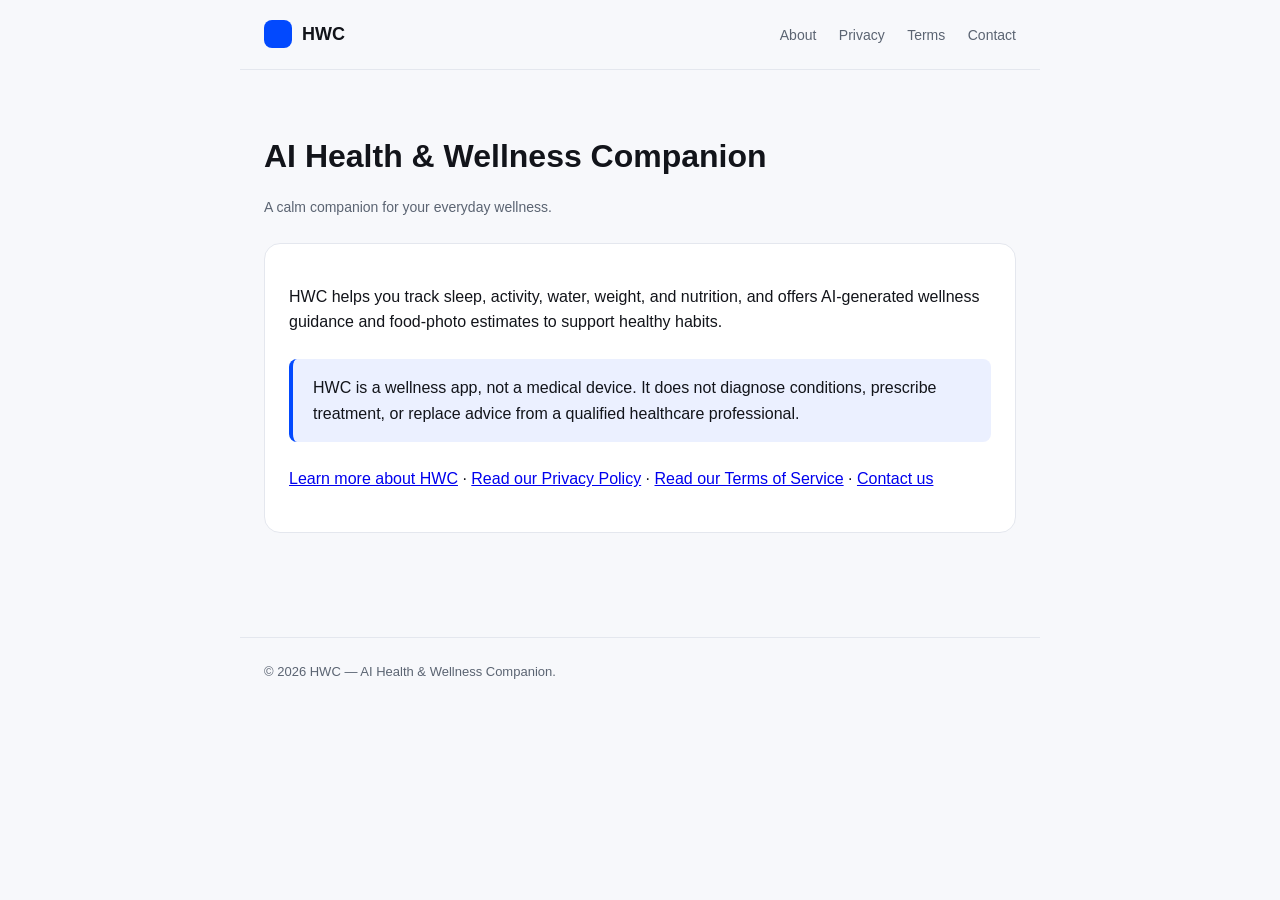
<file: index.html>
<!doctype html>
<html lang="en">
<head>
<meta charset="utf-8">
<meta name="viewport" content="width=device-width, initial-scale=1">
<title>HWC — AI Health &amp; Wellness Companion</title>
<meta name="description" content="HWC is an AI-powered wellness companion app. Not a medical device.">
<link rel="stylesheet" href="/styles.css">
</head>
<body>
<header>
  <a class="brand" href="/"><span class="dot"></span>HWC</a>
  <nav>
    <a href="/about">About</a>
    <a href="/privacy">Privacy</a>
    <a href="/terms">Terms</a>
    <a href="/contact">Contact</a>
  </nav>
</header>
<main>
  <h1>AI Health &amp; Wellness Companion</h1>
  <p class="muted">A calm companion for your everyday wellness.</p>
  <div class="card">
    <p>HWC helps you track sleep, activity, water, weight, and nutrition, and offers
    AI-generated wellness guidance and food-photo estimates to support healthy habits.</p>
    <div class="disclaimer">
      HWC is a wellness app, not a medical device. It does not diagnose conditions,
      prescribe treatment, or replace advice from a qualified healthcare professional.
    </div>
    <p>
      <a href="/about">Learn more about HWC</a> ·
      <a href="/privacy">Read our Privacy Policy</a> ·
      <a href="/terms">Read our Terms of Service</a> ·
      <a href="/contact">Contact us</a>
    </p>
  </div>
</main>
<footer>© 2026 HWC — AI Health &amp; Wellness Companion.</footer>
</body>
</html>
</file>
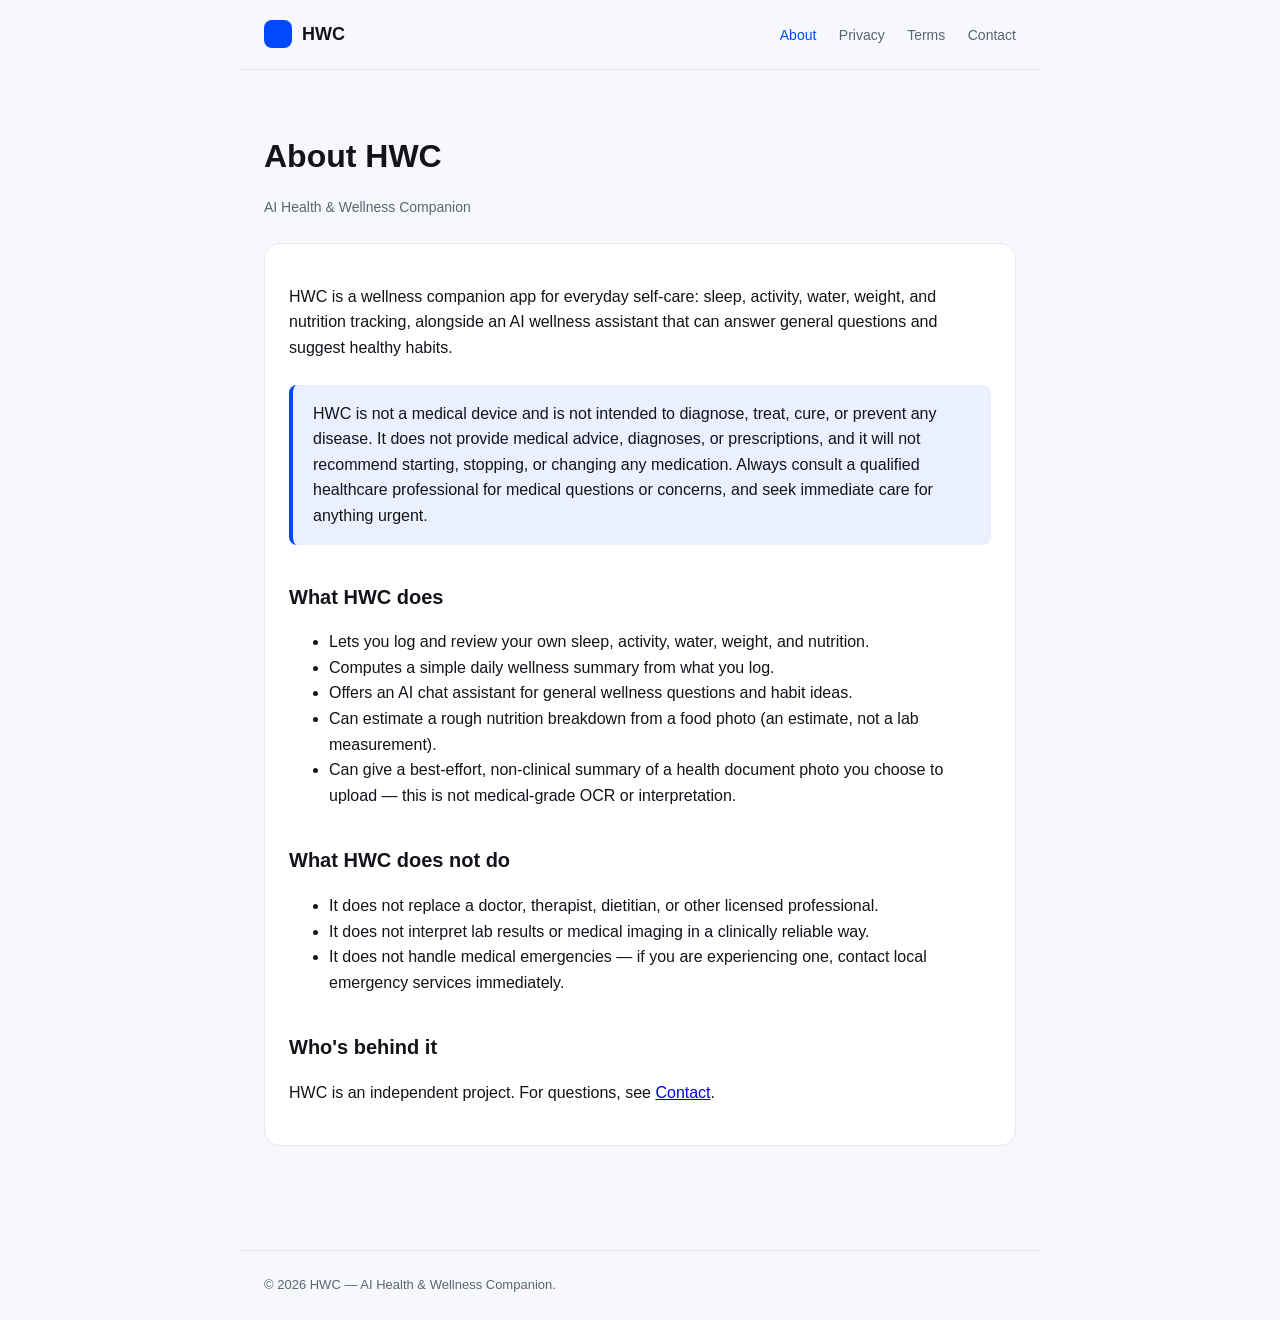
<file: about/index.html>
<!doctype html>
<html lang="en">
<head>
<meta charset="utf-8">
<meta name="viewport" content="width=device-width, initial-scale=1">
<title>About HWC</title>
<link rel="stylesheet" href="/styles.css">
</head>
<body>
<header>
  <a class="brand" href="/"><span class="dot"></span>HWC</a>
  <nav>
    <a href="/about" class="active">About</a>
    <a href="/privacy">Privacy</a>
    <a href="/terms">Terms</a>
    <a href="/contact">Contact</a>
  </nav>
</header>
<main>
  <h1>About HWC</h1>
  <p class="muted">AI Health &amp; Wellness Companion</p>

  <div class="card">
    <p>HWC is a wellness companion app for everyday self-care: sleep, activity, water,
    weight, and nutrition tracking, alongside an AI wellness assistant that can answer
    general questions and suggest healthy habits.</p>

    <div class="disclaimer">
      HWC is not a medical device and is not intended to diagnose, treat, cure, or
      prevent any disease. It does not provide medical advice, diagnoses, or
      prescriptions, and it will not recommend starting, stopping, or changing any
      medication. Always consult a qualified healthcare professional for medical
      questions or concerns, and seek immediate care for anything urgent.
    </div>

    <h2>What HWC does</h2>
    <ul>
      <li>Lets you log and review your own sleep, activity, water, weight, and nutrition.</li>
      <li>Computes a simple daily wellness summary from what you log.</li>
      <li>Offers an AI chat assistant for general wellness questions and habit ideas.</li>
      <li>Can estimate a rough nutrition breakdown from a food photo (an estimate,
      not a lab measurement).</li>
      <li>Can give a best-effort, non-clinical summary of a health document photo you
      choose to upload — this is not medical-grade OCR or interpretation.</li>
    </ul>

    <h2>What HWC does not do</h2>
    <ul>
      <li>It does not replace a doctor, therapist, dietitian, or other licensed professional.</li>
      <li>It does not interpret lab results or medical imaging in a clinically reliable way.</li>
      <li>It does not handle medical emergencies — if you are experiencing one, contact
      local emergency services immediately.</li>
    </ul>

    <h2>Who's behind it</h2>
    <p>HWC is an independent project. For questions, see <a href="/contact">Contact</a>.</p>
  </div>
</main>
<footer>© 2026 HWC — AI Health &amp; Wellness Companion.</footer>
</body>
</html>
</file>
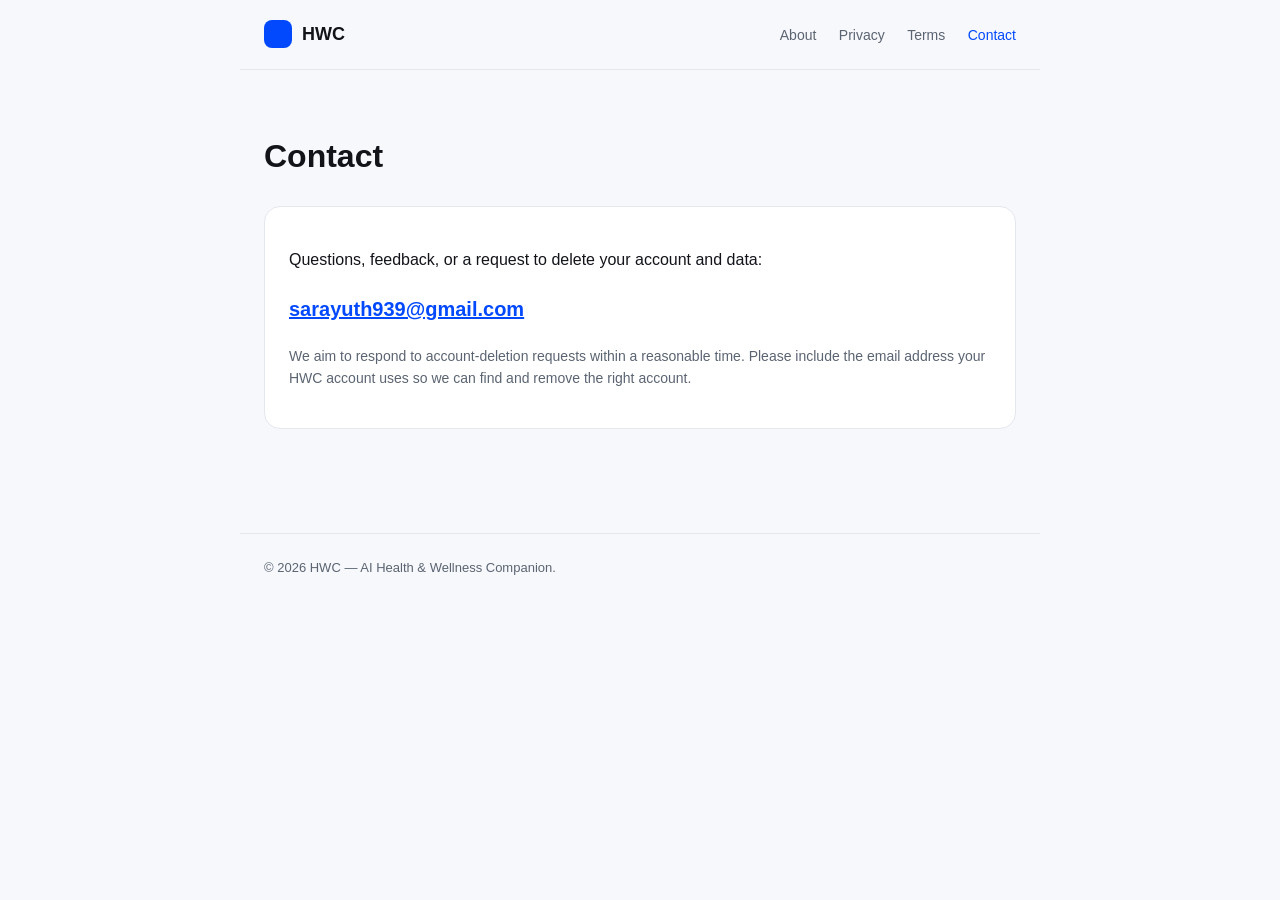
<file: contact/index.html>
<!doctype html>
<html lang="en">
<head>
<meta charset="utf-8">
<meta name="viewport" content="width=device-width, initial-scale=1">
<title>Contact — HWC</title>
<link rel="stylesheet" href="/styles.css">
</head>
<body>
<header>
  <a class="brand" href="/"><span class="dot"></span>HWC</a>
  <nav>
    <a href="/about">About</a>
    <a href="/privacy">Privacy</a>
    <a href="/terms">Terms</a>
    <a href="/contact" class="active">Contact</a>
  </nav>
</header>
<main>
  <h1>Contact</h1>
  <div class="card">
    <p>Questions, feedback, or a request to delete your account and data:</p>
    <p style="font-size:20px;">
      <a class="email" href="mailto:sarayuth939@gmail.com">sarayuth939@gmail.com</a>
    </p>
    <p class="muted">We aim to respond to account-deletion requests within a
    reasonable time. Please include the email address your HWC account uses so we can
    find and remove the right account.</p>
  </div>
</main>
<footer>© 2026 HWC — AI Health &amp; Wellness Companion.</footer>
</body>
</html>
</file>
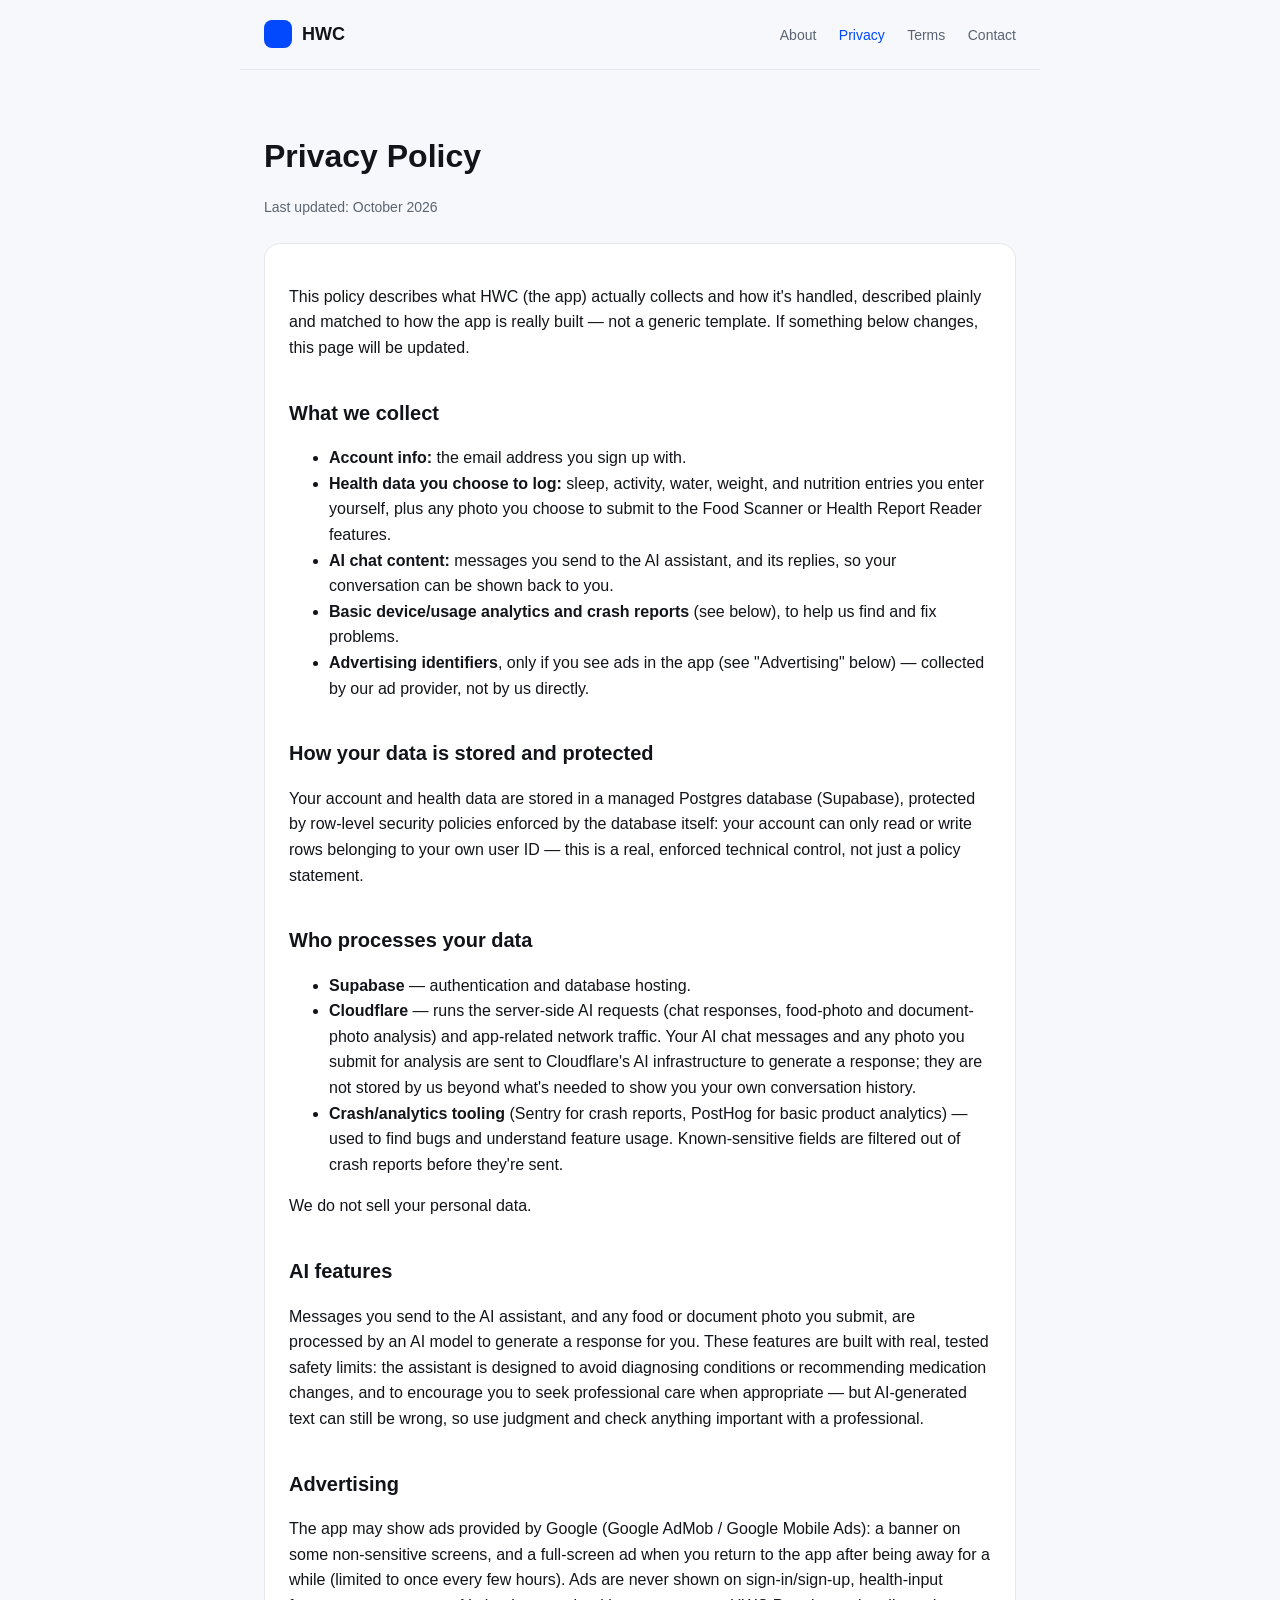
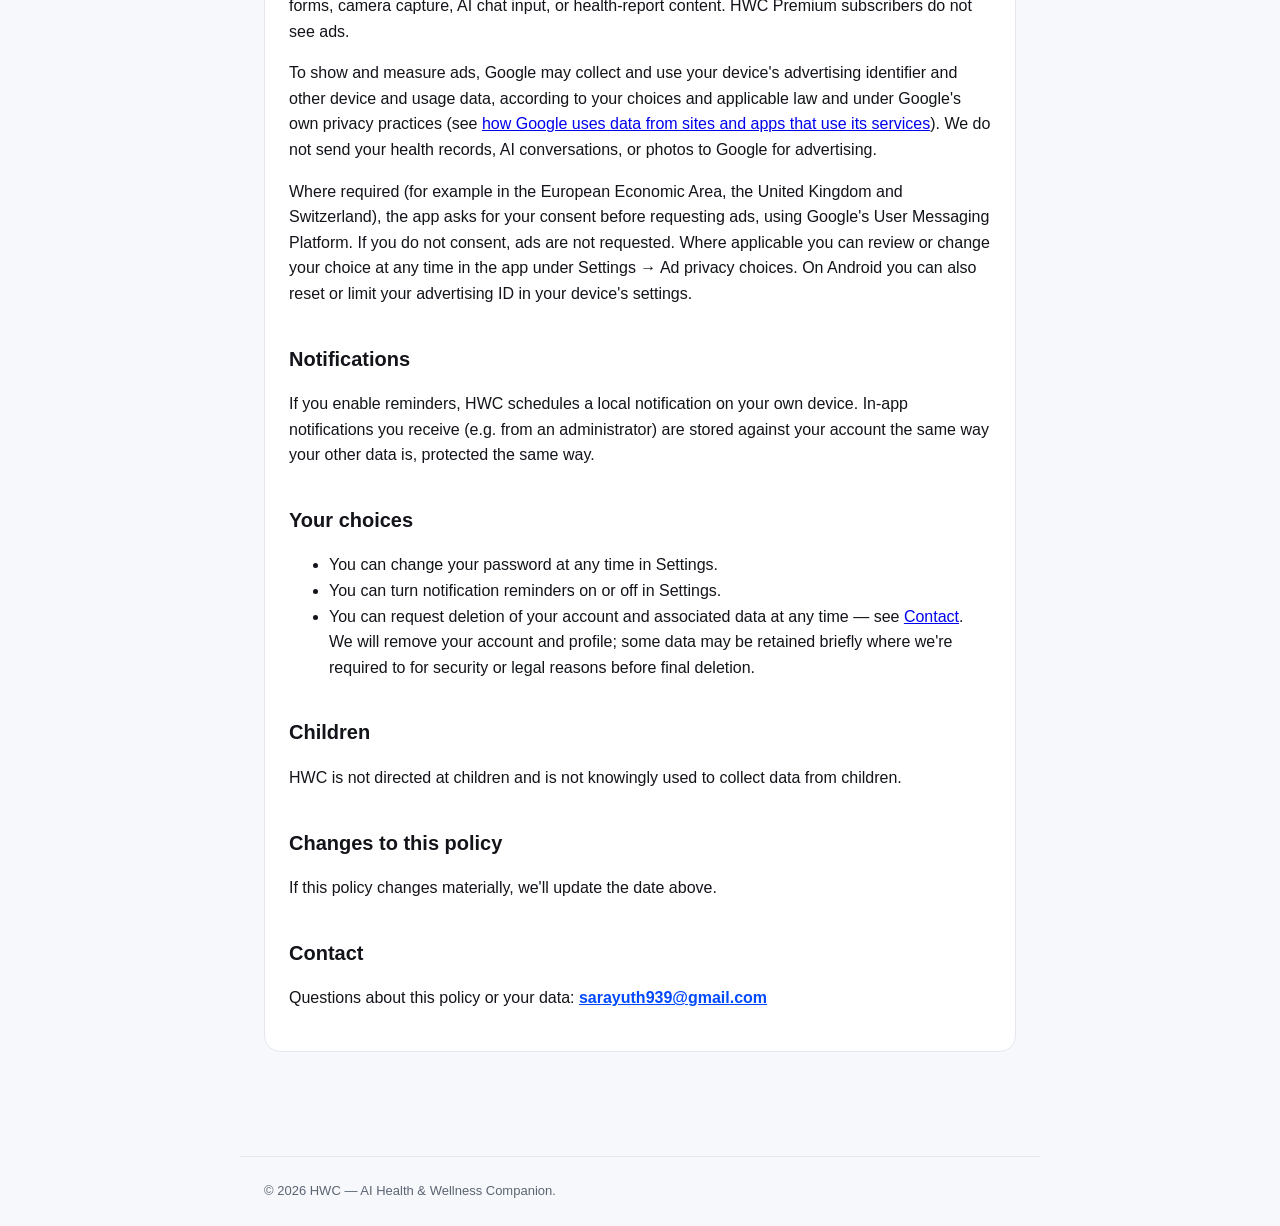
<file: privacy/index.html>
<!doctype html>
<html lang="en">
<head>
<meta charset="utf-8">
<meta name="viewport" content="width=device-width, initial-scale=1">
<title>Privacy Policy — HWC</title>
<link rel="stylesheet" href="/styles.css">
</head>
<body>
<header>
  <a class="brand" href="/"><span class="dot"></span>HWC</a>
  <nav>
    <a href="/about">About</a>
    <a href="/privacy" class="active">Privacy</a>
    <a href="/terms">Terms</a>
    <a href="/contact">Contact</a>
  </nav>
</header>
<main>
  <h1>Privacy Policy</h1>
  <p class="muted">Last updated: October 2026</p>

  <div class="card">
    <p>This policy describes what HWC (the app) actually collects and how it's handled,
    described plainly and matched to how the app is really built — not a generic
    template. If something below changes, this page will be updated.</p>

    <h2>What we collect</h2>
    <ul>
      <li><strong>Account info:</strong> the email address you sign up with.</li>
      <li><strong>Health data you choose to log:</strong> sleep, activity, water,
      weight, and nutrition entries you enter yourself, plus any photo you choose to
      submit to the Food Scanner or Health Report Reader features.</li>
      <li><strong>AI chat content:</strong> messages you send to the AI assistant, and
      its replies, so your conversation can be shown back to you.</li>
      <li><strong>Basic device/usage analytics and crash reports</strong> (see below),
      to help us find and fix problems.</li>
      <li><strong>Advertising identifiers</strong>, only if you see ads in the app (see
      "Advertising" below) — collected by our ad provider, not by us directly.</li>
    </ul>

    <h2>How your data is stored and protected</h2>
    <p>Your account and health data are stored in a managed Postgres database
    (Supabase), protected by row-level security policies enforced by the database
    itself: your account can only read or write rows belonging to your own user ID —
    this is a real, enforced technical control, not just a policy statement.</p>

    <h2>Who processes your data</h2>
    <ul>
      <li><strong>Supabase</strong> — authentication and database hosting.</li>
      <li><strong>Cloudflare</strong> — runs the server-side AI requests (chat
      responses, food-photo and document-photo analysis) and app-related network
      traffic. Your AI chat messages and any photo you submit for analysis are sent to
      Cloudflare's AI infrastructure to generate a response; they are not stored by us
      beyond what's needed to show you your own conversation history.</li>
      <li><strong>Crash/analytics tooling</strong> (Sentry for crash reports, PostHog
      for basic product analytics) — used to find bugs and understand feature usage.
      Known-sensitive fields are filtered out of crash reports before they're sent.</li>
    </ul>
    <p>We do not sell your personal data.</p>

    <h2>AI features</h2>
    <p>Messages you send to the AI assistant, and any food or document photo you
    submit, are processed by an AI model to generate a response for you. These
    features are built with real, tested safety limits: the assistant is designed to
    avoid diagnosing conditions or recommending medication changes, and to encourage
    you to seek professional care when appropriate — but AI-generated text can still be
    wrong, so use judgment and check anything important with a professional.</p>

    <h2>Advertising</h2>
    <p>The app may show ads provided by Google (Google AdMob / Google Mobile Ads): a
    banner on some non-sensitive screens, and a full-screen ad when you return to the
    app after being away for a while (limited to once every few hours). Ads are never
    shown on sign-in/sign-up, health-input forms, camera capture, AI chat input, or
    health-report content. HWC Premium subscribers do not see ads.</p>
    <p>To show and measure ads, Google may collect and use your device's advertising
    identifier and other device and usage data, according to your choices and
    applicable law and under Google's own privacy practices (see
    <a href="https://policies.google.com/technologies/ads">how Google uses data from
    sites and apps that use its services</a>). We do not send your health records, AI
    conversations, or photos to Google for advertising.</p>
    <p>Where required (for example in the European Economic Area, the United Kingdom
    and Switzerland), the app asks for your consent before requesting ads, using
    Google's User Messaging Platform. If you do not consent, ads are not requested.
    Where applicable you can review or change your choice at any time in the app under
    Settings &rarr; Ad privacy choices. On Android you can also reset or limit your
    advertising ID in your device's settings.</p>

    <h2>Notifications</h2>
    <p>If you enable reminders, HWC schedules a local notification on your own
    device. In-app notifications you receive (e.g. from an administrator) are stored
    against your account the same way your other data is, protected the same way.</p>

    <h2>Your choices</h2>
    <ul>
      <li>You can change your password at any time in Settings.</li>
      <li>You can turn notification reminders on or off in Settings.</li>
      <li>You can request deletion of your account and associated data at any time —
      see <a href="/contact">Contact</a>. We will remove your account and profile;
      some data may be retained briefly where we're required to for security or legal
      reasons before final deletion.</li>
    </ul>

    <h2>Children</h2>
    <p>HWC is not directed at children and is not knowingly used to collect data from
    children.</p>

    <h2>Changes to this policy</h2>
    <p>If this policy changes materially, we'll update the date above.</p>

    <h2>Contact</h2>
    <p>Questions about this policy or your data:
    <a class="email" href="mailto:sarayuth939@gmail.com">sarayuth939@gmail.com</a></p>
  </div>
</main>
<footer>© 2026 HWC — AI Health &amp; Wellness Companion.</footer>
</body>
</html>
</file>
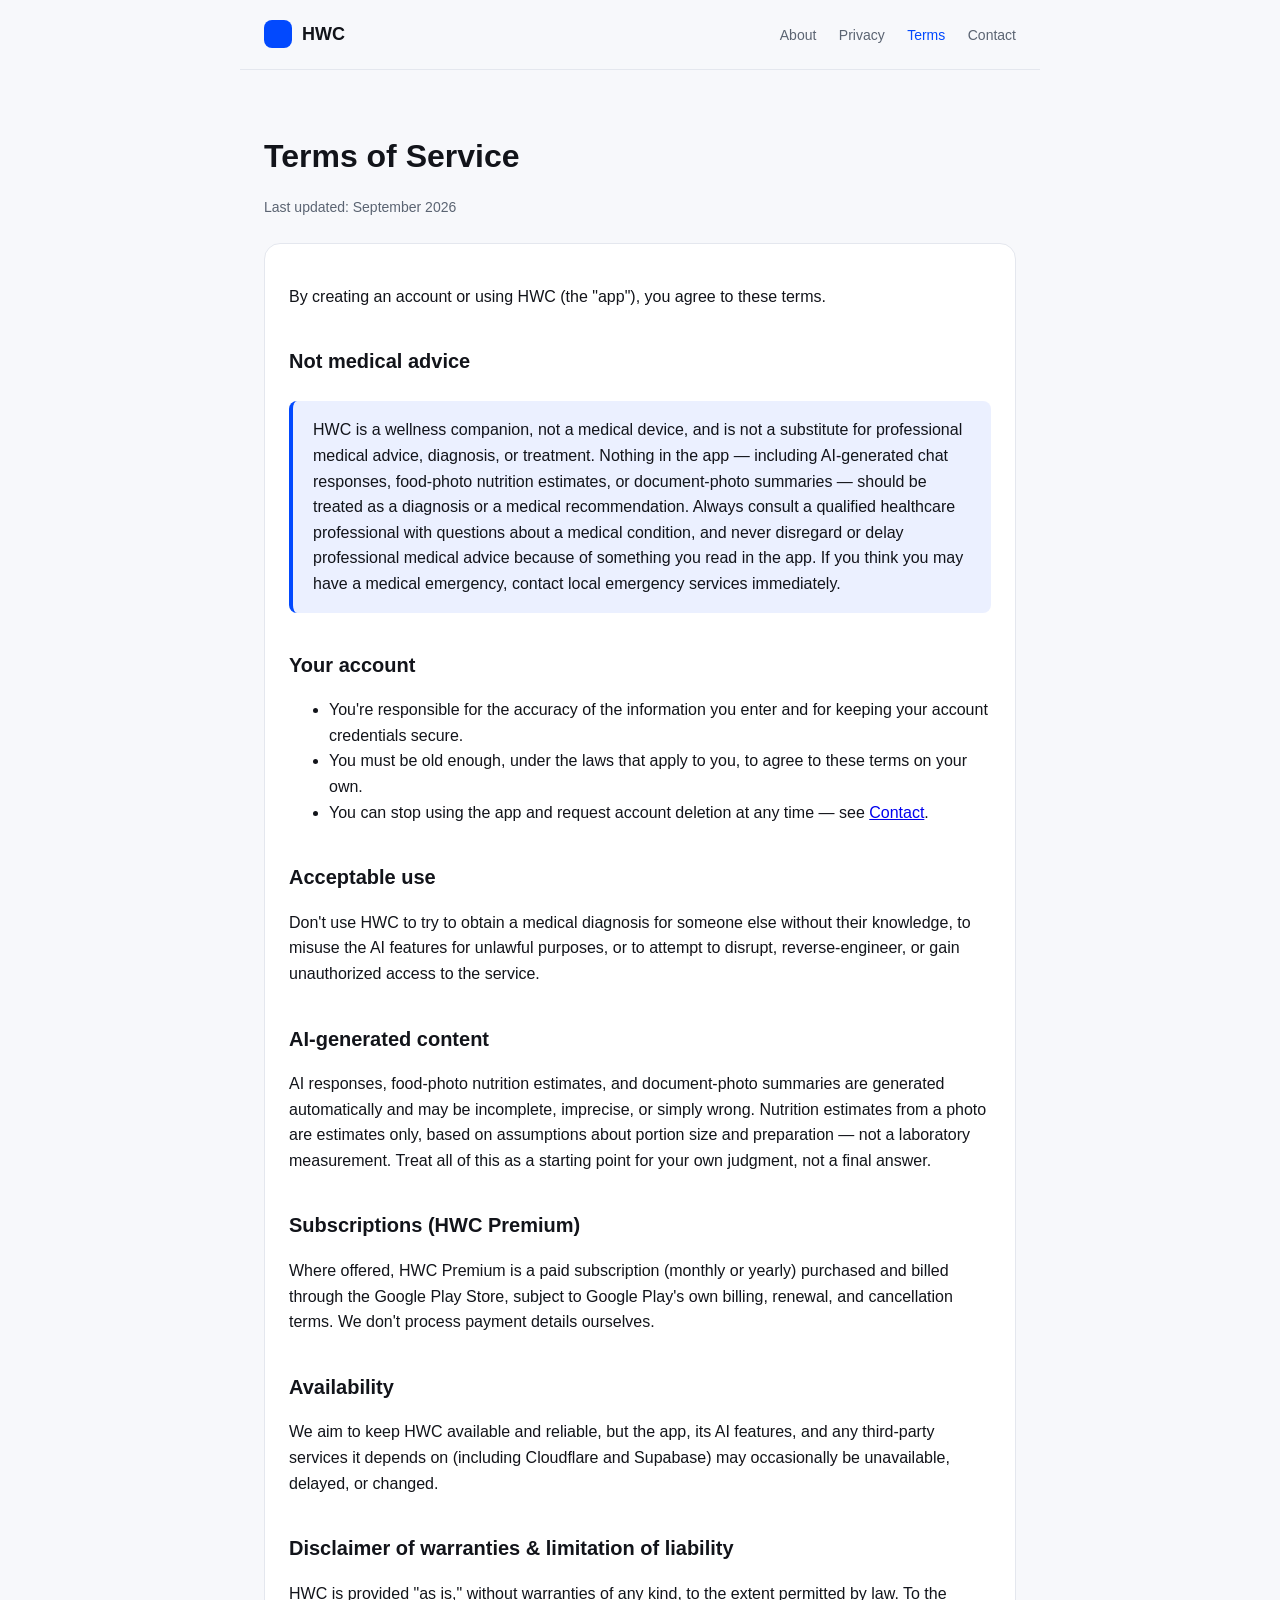
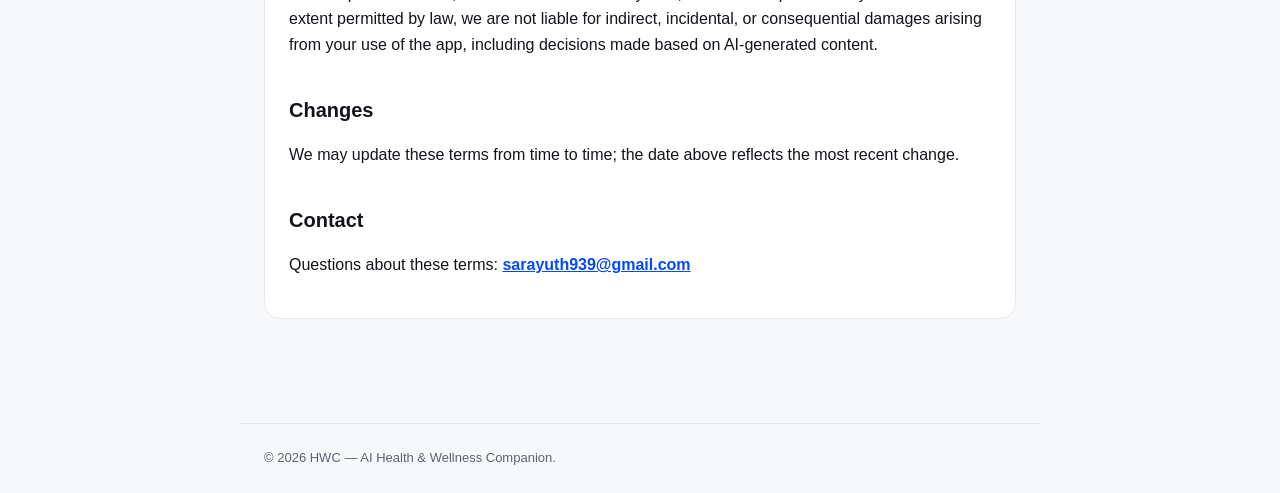
<file: terms/index.html>
<!doctype html>
<html lang="en">
<head>
<meta charset="utf-8">
<meta name="viewport" content="width=device-width, initial-scale=1">
<title>Terms of Service — HWC</title>
<link rel="stylesheet" href="/styles.css">
</head>
<body>
<header>
  <a class="brand" href="/"><span class="dot"></span>HWC</a>
  <nav>
    <a href="/about">About</a>
    <a href="/privacy">Privacy</a>
    <a href="/terms" class="active">Terms</a>
    <a href="/contact">Contact</a>
  </nav>
</header>
<main>
  <h1>Terms of Service</h1>
  <p class="muted">Last updated: September 2026</p>

  <div class="card">
    <p>By creating an account or using HWC (the "app"), you agree to these terms.</p>

    <h2>Not medical advice</h2>
    <div class="disclaimer">
      HWC is a wellness companion, not a medical device, and is not a substitute for
      professional medical advice, diagnosis, or treatment. Nothing in the app —
      including AI-generated chat responses, food-photo nutrition estimates, or
      document-photo summaries — should be treated as a diagnosis or a medical
      recommendation. Always consult a qualified healthcare professional with
      questions about a medical condition, and never disregard or delay professional
      medical advice because of something you read in the app. If you think you may
      have a medical emergency, contact local emergency services immediately.
    </div>

    <h2>Your account</h2>
    <ul>
      <li>You're responsible for the accuracy of the information you enter and for
      keeping your account credentials secure.</li>
      <li>You must be old enough, under the laws that apply to you, to agree to these
      terms on your own.</li>
      <li>You can stop using the app and request account deletion at any time — see
      <a href="/contact">Contact</a>.</li>
    </ul>

    <h2>Acceptable use</h2>
    <p>Don't use HWC to try to obtain a medical diagnosis for someone else without
    their knowledge, to misuse the AI features for unlawful purposes, or to attempt to
    disrupt, reverse-engineer, or gain unauthorized access to the service.</p>

    <h2>AI-generated content</h2>
    <p>AI responses, food-photo nutrition estimates, and document-photo summaries are
    generated automatically and may be incomplete, imprecise, or simply wrong.
    Nutrition estimates from a photo are estimates only, based on assumptions about
    portion size and preparation — not a laboratory measurement. Treat all of this as
    a starting point for your own judgment, not a final answer.</p>

    <h2>Subscriptions (HWC Premium)</h2>
    <p>Where offered, HWC Premium is a paid subscription (monthly or yearly) purchased
    and billed through the Google Play Store, subject to Google Play's own billing,
    renewal, and cancellation terms. We don't process payment details ourselves.</p>

    <h2>Availability</h2>
    <p>We aim to keep HWC available and reliable, but the app, its AI features, and
    any third-party services it depends on (including Cloudflare and Supabase) may
    occasionally be unavailable, delayed, or changed.</p>

    <h2>Disclaimer of warranties &amp; limitation of liability</h2>
    <p>HWC is provided "as is," without warranties of any kind, to the extent
    permitted by law. To the extent permitted by law, we are not liable for indirect,
    incidental, or consequential damages arising from your use of the app, including
    decisions made based on AI-generated content.</p>

    <h2>Changes</h2>
    <p>We may update these terms from time to time; the date above reflects the most
    recent change.</p>

    <h2>Contact</h2>
    <p>Questions about these terms:
    <a class="email" href="mailto:sarayuth939@gmail.com">sarayuth939@gmail.com</a></p>
  </div>
</main>
<footer>© 2026 HWC — AI Health &amp; Wellness Companion.</footer>
</body>
</html>
</file>
<file: styles.css>
:root {
  --brand: #0249fe;
  --brand-dark: #0038c4;
  --bg: #f7f8fb;
  --card: #ffffff;
  --text: #12141a;
  --muted: #5b6472;
  --border: #e4e7ee;
}

@media (prefers-color-scheme: dark) {
  :root {
    --bg: #0b0d12;
    --card: #14171f;
    --text: #f1f3f7;
    --muted: #9aa3b2;
    --border: #262b36;
  }
}

* { box-sizing: border-box; }

body {
  margin: 0;
  font-family: -apple-system, BlinkMacSystemFont, "Segoe UI", Roboto, Helvetica, Arial, sans-serif;
  background: var(--bg);
  color: var(--text);
  line-height: 1.6;
}

header {
  display: flex;
  align-items: center;
  justify-content: space-between;
  padding: 20px 24px;
  border-bottom: 1px solid var(--border);
  max-width: 800px;
  margin: 0 auto;
}

.brand {
  display: flex;
  align-items: center;
  gap: 10px;
  font-weight: 700;
  font-size: 18px;
  text-decoration: none;
  color: var(--text);
}

.brand .dot {
  width: 28px;
  height: 28px;
  border-radius: 8px;
  background: var(--brand);
}

nav a {
  color: var(--muted);
  text-decoration: none;
  margin-left: 18px;
  font-size: 14px;
}

nav a:hover, nav a.active { color: var(--brand); }

main {
  max-width: 800px;
  margin: 0 auto;
  padding: 40px 24px 80px;
}

h1 { font-size: 32px; margin-bottom: 8px; }
h2 { font-size: 20px; margin-top: 36px; }
p, li { color: var(--text); }
.muted { color: var(--muted); font-size: 14px; }

.card {
  background: var(--card);
  border: 1px solid var(--border);
  border-radius: 16px;
  padding: 24px;
  margin: 24px 0;
}

.disclaimer {
  border-left: 4px solid var(--brand);
  background: color-mix(in srgb, var(--brand) 8%, transparent);
  padding: 16px 20px;
  border-radius: 8px;
  margin: 24px 0;
}

a.email {
  color: var(--brand);
  font-weight: 600;
}

footer {
  max-width: 800px;
  margin: 0 auto;
  padding: 24px;
  color: var(--muted);
  font-size: 13px;
  border-top: 1px solid var(--border);
}
</file>
